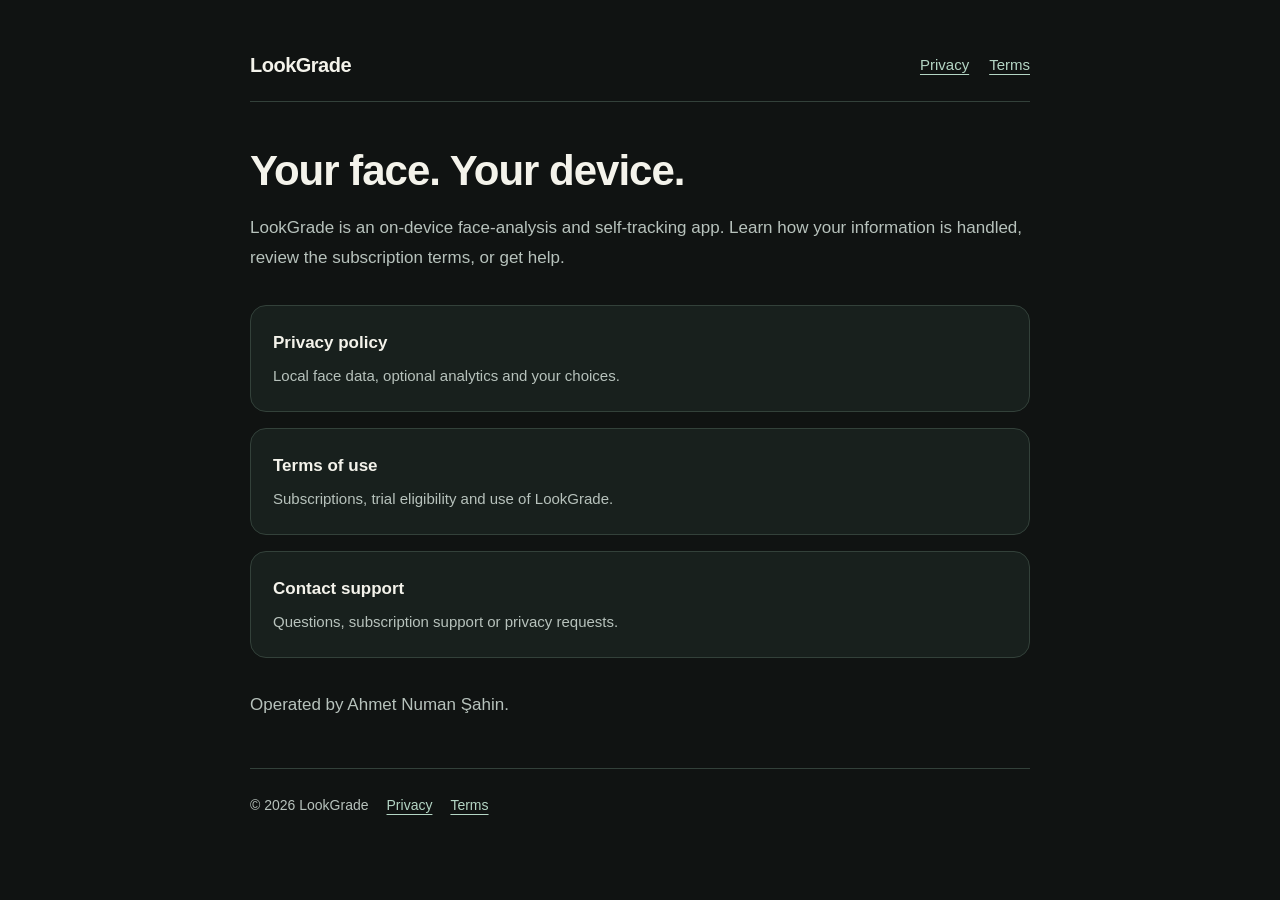
<file: LegalSite/index.html>
<!doctype html>
<html lang="en"><head><meta charset="utf-8"><meta name="viewport" content="width=device-width,initial-scale=1"><meta name="description" content="LookGrade privacy policy, terms of use and support."><title>LookGrade — Privacy & Support</title><link rel="stylesheet" href="style.css"></head>
<body><main class="wrap"><header class="site"><div class="brand">LookGrade</div><nav class="top" aria-label="Legal navigation"><a href="privacy.html">Privacy</a><a href="terms.html">Terms</a></nav></header>
<h1>Your face. Your device.</h1><p>LookGrade is an on-device face-analysis and self-tracking app. Learn how your information is handled, review the subscription terms, or get help.</p>
<div class="home-links"><a href="privacy.html"><div class="t">Privacy policy</div><div class="d">Local face data, optional analytics and your choices.</div></a><a href="terms.html"><div class="t">Terms of use</div><div class="d">Subscriptions, trial eligibility and use of LookGrade.</div></a><a href="mailto:ahmetnumansahin06@gmail.com"><div class="t">Contact support</div><div class="d">Questions, subscription support or privacy requests.</div></a></div>
<p>Operated by Ahmet Numan Şahin.</p><footer class="site"><span>© 2026 LookGrade</span><a href="privacy.html">Privacy</a><a href="terms.html">Terms</a></footer></main></body></html>
</file>
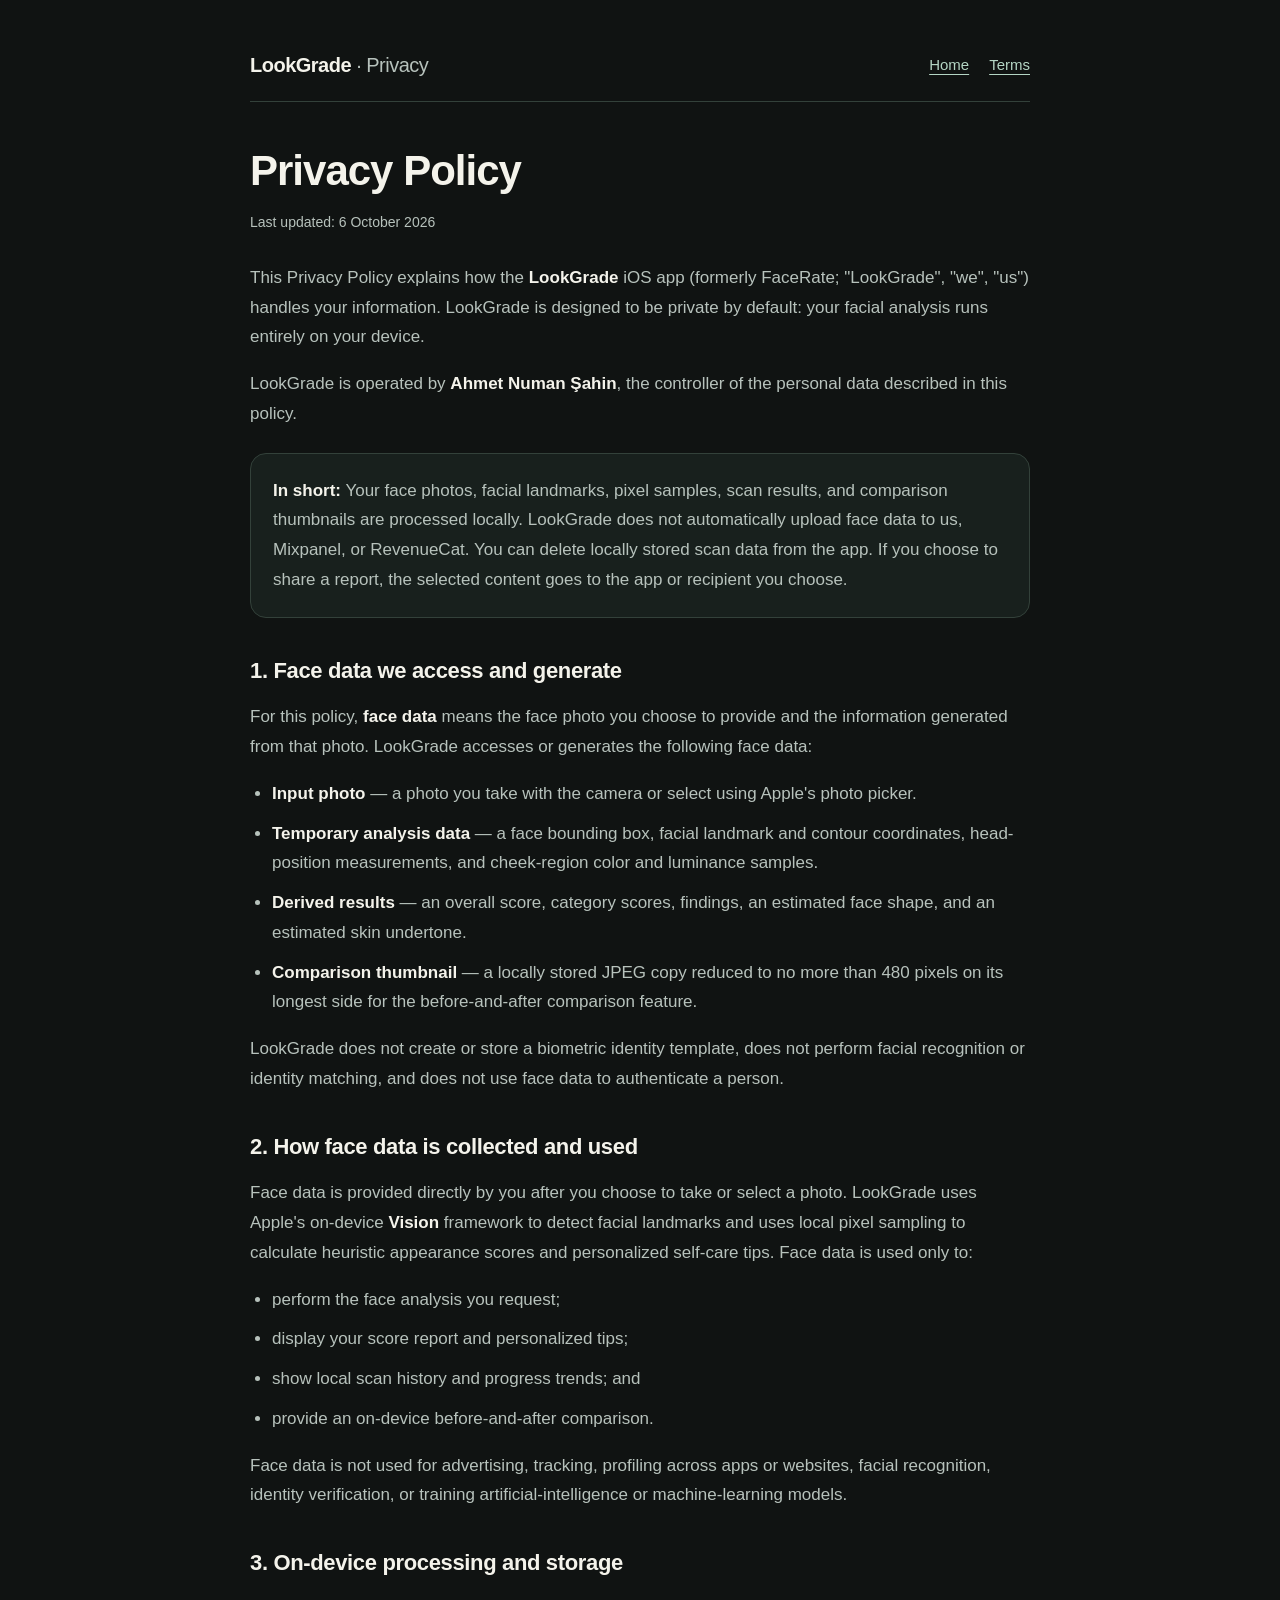
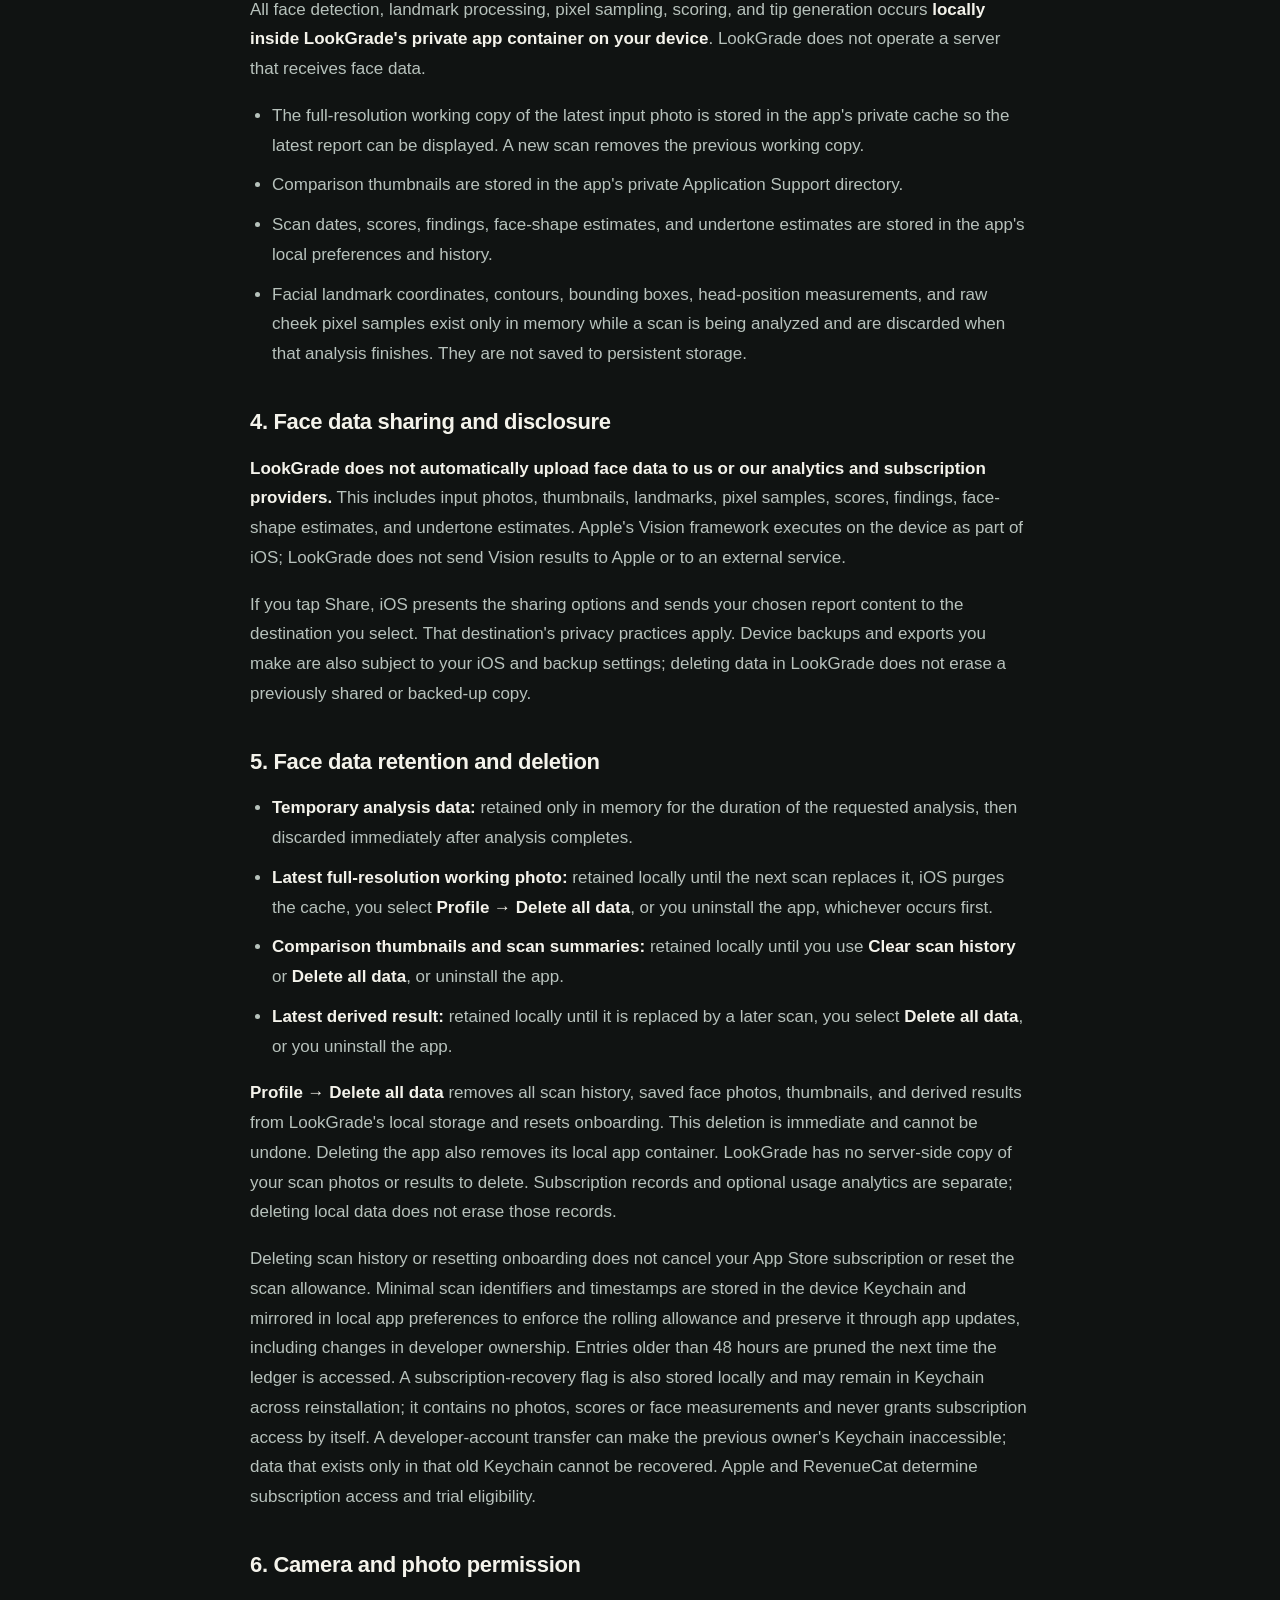
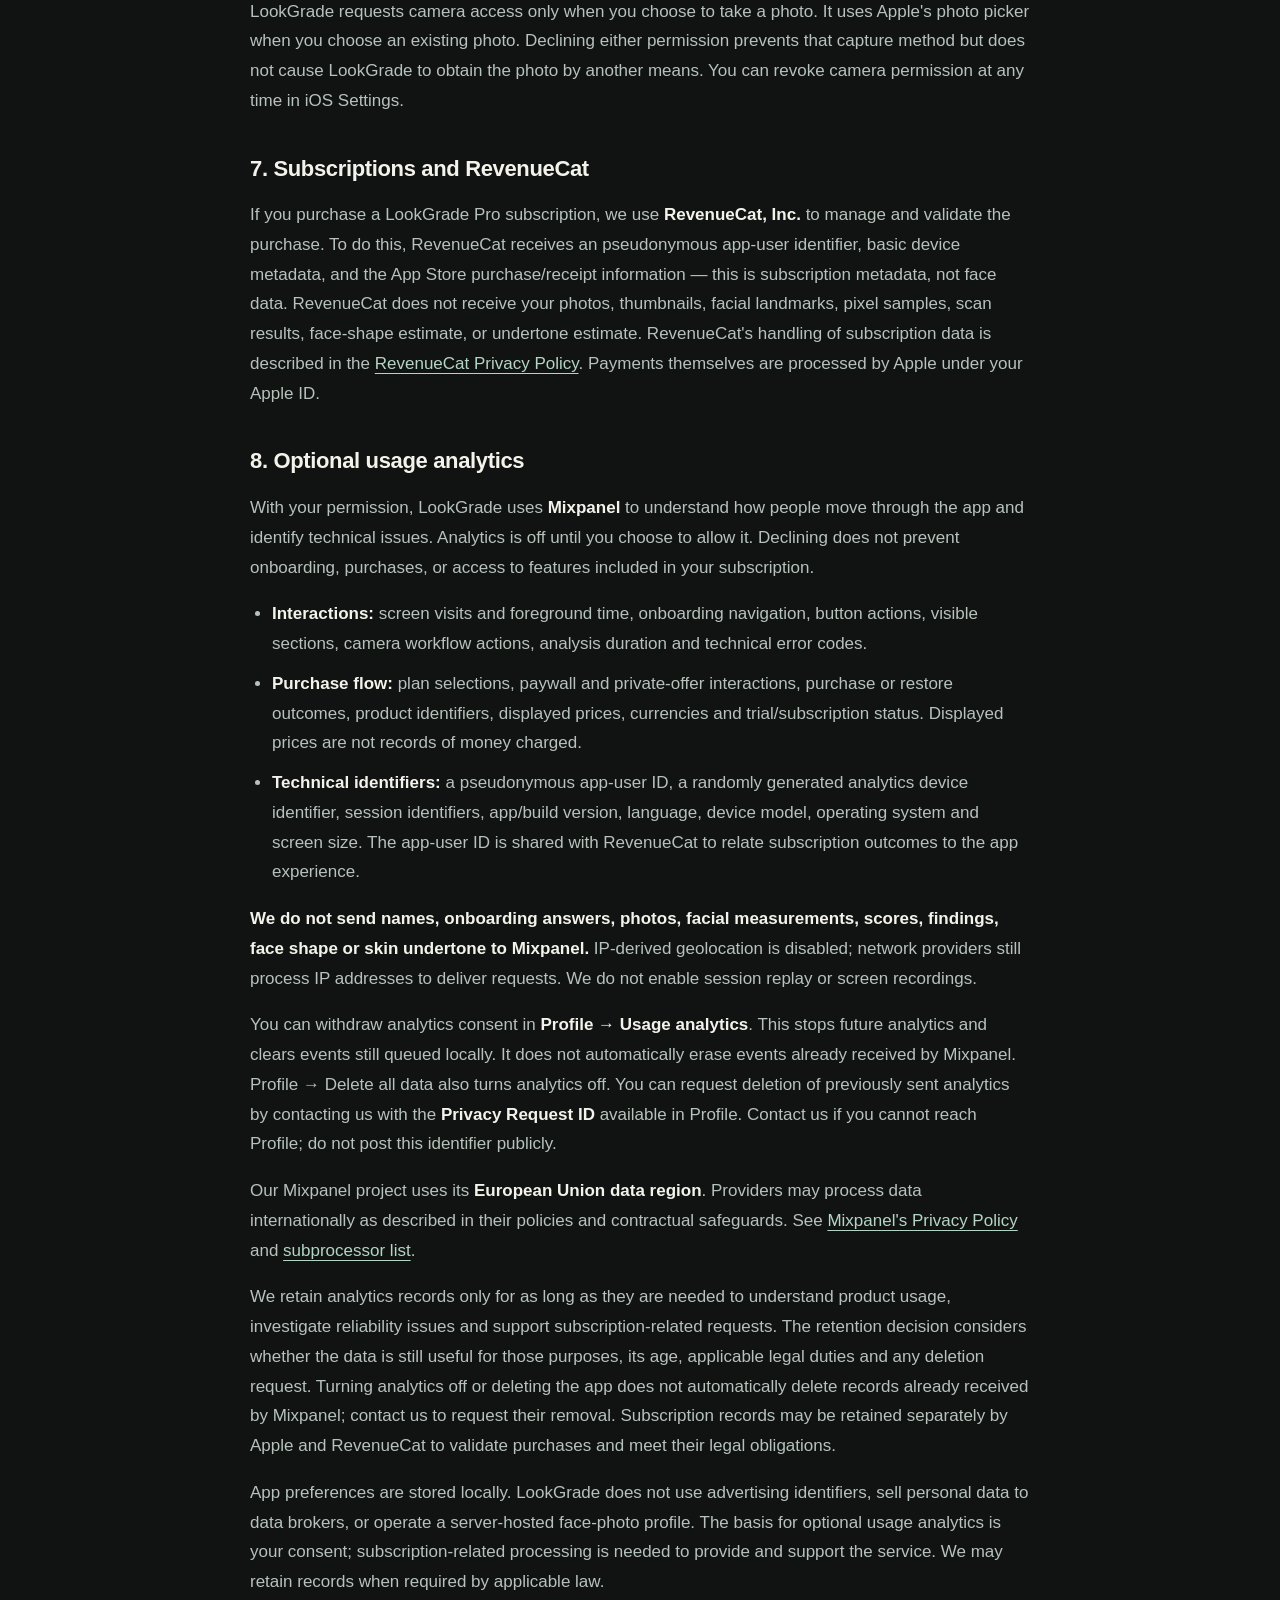
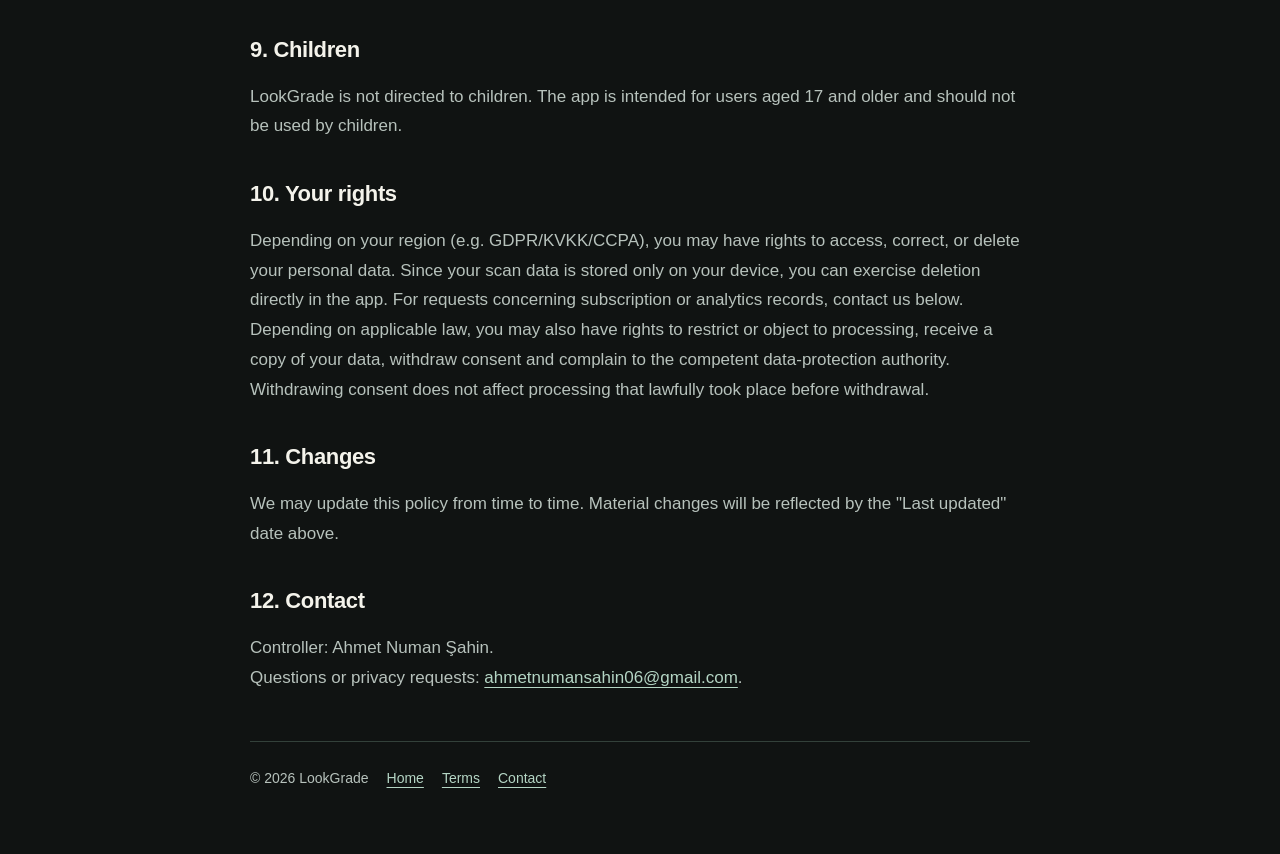
<file: LegalSite/privacy.html>
<!doctype html>
<html lang="en">
<head>
<meta charset="utf-8">
<meta name="viewport" content="width=device-width, initial-scale=1">
<title>LookGrade — Privacy Policy</title>
<link rel="stylesheet" href="style.css">
</head>
<body>
<div class="wrap">
  <header class="site">
    <div class="logo" aria-hidden="true"></div>
    <div class="brand">LookGrade <span>· Privacy</span></div>
    <nav class="top"><a href="index.html">Home</a><a href="terms.html">Terms</a></nav>
  </header>

  <h1>Privacy Policy</h1>
  <p class="eff">Last updated: 6 October 2026</p>

  <p>This Privacy Policy explains how the <strong>LookGrade</strong> iOS app (formerly FaceRate;
  "LookGrade", "we", "us") handles your information. LookGrade is designed to be private by default: your facial
  analysis runs entirely on your device.</p>

  <p>LookGrade is operated by <strong>Ahmet Numan Şahin</strong>, the controller of the personal data described in this policy.</p>

  <div class="callout">
    <strong>In short:</strong> Your face photos, facial landmarks, pixel samples, scan results,
    and comparison thumbnails are processed locally. LookGrade does not automatically upload
    face data to us, Mixpanel, or RevenueCat. You can delete locally stored scan data from the app.
    If you choose to share a report, the selected content goes to the app or recipient you choose.
  </div>

  <h2>1. Face data we access and generate</h2>
  <p>For this policy, <strong>face data</strong> means the face photo you choose to provide and the
  information generated from that photo. LookGrade accesses or generates the following face data:</p>
  <ul>
    <li><strong>Input photo</strong> — a photo you take with the camera or select using Apple's
    photo picker.</li>
    <li><strong>Temporary analysis data</strong> — a face bounding box, facial landmark and contour
    coordinates, head-position measurements, and cheek-region color and luminance samples.</li>
    <li><strong>Derived results</strong> — an overall score, category scores, findings, an estimated
    face shape, and an estimated skin undertone.</li>
    <li><strong>Comparison thumbnail</strong> — a locally stored JPEG copy reduced to no more than
    480 pixels on its longest side for the before-and-after comparison feature.</li>
  </ul>
  <p>LookGrade does not create or store a biometric identity template, does not perform facial
  recognition or identity matching, and does not use face data to authenticate a person.</p>

  <h2>2. How face data is collected and used</h2>
  <p>Face data is provided directly by you after you choose to take or select a photo. LookGrade
  uses Apple's on-device <strong>Vision</strong> framework to detect facial landmarks and uses
  local pixel sampling to calculate heuristic appearance scores and personalized self-care tips.
  Face data is used only to:</p>
  <ul>
    <li>perform the face analysis you request;</li>
    <li>display your score report and personalized tips;</li>
    <li>show local scan history and progress trends; and</li>
    <li>provide an on-device before-and-after comparison.</li>
  </ul>
  <p>Face data is not used for advertising, tracking, profiling across apps or websites, facial
  recognition, identity verification, or training artificial-intelligence or machine-learning
  models.</p>

  <h2>3. On-device processing and storage</h2>
  <p>All face detection, landmark processing, pixel sampling, scoring, and tip generation occurs
  <strong>locally inside LookGrade's private app container on your device</strong>. LookGrade does
  not operate a server that receives face data.</p>
  <ul>
    <li>The full-resolution working copy of the latest input photo is stored in the app's private
    cache so the latest report can be displayed. A new scan removes the previous working copy.</li>
    <li>Comparison thumbnails are stored in the app's private Application Support directory.</li>
    <li>Scan dates, scores, findings, face-shape estimates, and undertone estimates are stored in
    the app's local preferences and history.</li>
    <li>Facial landmark coordinates, contours, bounding boxes, head-position measurements, and
    raw cheek pixel samples exist only in memory while a scan is being analyzed and are discarded
    when that analysis finishes. They are not saved to persistent storage.</li>
  </ul>

  <h2>4. Face data sharing and disclosure</h2>
  <p><strong>LookGrade does not automatically upload face data to us or our analytics and subscription providers.</strong>
  This includes input photos, thumbnails, landmarks, pixel samples, scores, findings, face-shape
  estimates, and undertone estimates. Apple's Vision framework executes on the device as part of
  iOS; LookGrade does not send Vision results to Apple or to an external service.</p>

  <p>If you tap Share, iOS presents the sharing options and sends your chosen report content to the destination you select. That destination's privacy practices apply. Device backups and exports you make are also subject to your iOS and backup settings; deleting data in LookGrade does not erase a previously shared or backed-up copy.</p>

  <h2>5. Face data retention and deletion</h2>
  <ul>
    <li><strong>Temporary analysis data:</strong> retained only in memory for the duration of the
    requested analysis, then discarded immediately after analysis completes.</li>
    <li><strong>Latest full-resolution working photo:</strong> retained locally until the next
    scan replaces it, iOS purges the cache, you select <strong>Profile → Delete all data</strong>,
    or you uninstall the app, whichever occurs first.</li>
    <li><strong>Comparison thumbnails and scan summaries:</strong> retained locally until you use
    <strong>Clear scan history</strong> or <strong>Delete all data</strong>, or uninstall the app.</li>
    <li><strong>Latest derived result:</strong> retained locally until it is replaced by a later
    scan, you select <strong>Delete all data</strong>, or you uninstall the app.</li>
  </ul>
  <p><strong>Profile → Delete all data</strong> removes all scan history, saved face photos,
  thumbnails, and derived results from LookGrade's local storage and resets onboarding. This
  deletion is immediate and cannot be undone. Deleting the app also removes its local app
  container. LookGrade has no server-side copy of your scan photos or results to delete. Subscription records and optional usage analytics are separate; deleting local data does not erase those records.</p>

  <p>Deleting scan history or resetting onboarding does not cancel your App Store subscription or reset the scan allowance. Minimal scan identifiers and timestamps are stored in the device Keychain and mirrored in local app preferences to enforce the rolling allowance and preserve it through app updates, including changes in developer ownership. Entries older than 48 hours are pruned the next time the ledger is accessed. A subscription-recovery flag is also stored locally and may remain in Keychain across reinstallation; it contains no photos, scores or face measurements and never grants subscription access by itself. A developer-account transfer can make the previous owner's Keychain inaccessible; data that exists only in that old Keychain cannot be recovered. Apple and RevenueCat determine subscription access and trial eligibility.</p>

  <h2>6. Camera and photo permission</h2>
  <p>LookGrade requests camera access only when you choose to take a photo. It uses Apple's photo
  picker when you choose an existing photo. Declining either permission prevents that capture
  method but does not cause LookGrade to obtain the photo by another means. You can revoke camera
  permission at any time in iOS Settings.</p>

  <h2>7. Subscriptions and RevenueCat</h2>
  <p>If you purchase a LookGrade Pro subscription, we use <strong>RevenueCat, Inc.</strong> to
  manage and validate the purchase. To do this, RevenueCat receives an pseudonymous app-user
  identifier, basic device metadata, and the App Store purchase/receipt information — this is
  subscription metadata, not face data. RevenueCat does not receive your photos, thumbnails,
  facial landmarks, pixel samples, scan results, face-shape estimate, or undertone estimate.
  RevenueCat's handling of subscription data is
  described in the
  <a href="https://www.revenuecat.com/privacy" rel="noopener">RevenueCat Privacy Policy</a>.
  Payments themselves are processed by Apple under your Apple ID.</p>

  <h2>8. Optional usage analytics</h2>
  <p>With your permission, LookGrade uses <strong>Mixpanel</strong> to understand how people move through the app and identify technical issues. Analytics is off until you choose to allow it. Declining does not prevent onboarding, purchases, or access to features included in your subscription.</p>
  <ul>
    <li><strong>Interactions:</strong> screen visits and foreground time, onboarding navigation, button actions, visible sections, camera workflow actions, analysis duration and technical error codes.</li>
    <li><strong>Purchase flow:</strong> plan selections, paywall and private-offer interactions, purchase or restore outcomes, product identifiers, displayed prices, currencies and trial/subscription status. Displayed prices are not records of money charged.</li>
    <li><strong>Technical identifiers:</strong> a pseudonymous app-user ID, a randomly generated analytics device identifier, session identifiers, app/build version, language, device model, operating system and screen size. The app-user ID is shared with RevenueCat to relate subscription outcomes to the app experience.</li>
  </ul>
  <p><strong>We do not send names, onboarding answers, photos, facial measurements, scores, findings, face shape or skin undertone to Mixpanel.</strong> IP-derived geolocation is disabled; network providers still process IP addresses to deliver requests. We do not enable session replay or screen recordings.</p>
  <p>You can withdraw analytics consent in <strong>Profile → Usage analytics</strong>. This stops future analytics and clears events still queued locally. It does not automatically erase events already received by Mixpanel. Profile → Delete all data also turns analytics off. You can request deletion of previously sent analytics by contacting us with the <strong>Privacy Request ID</strong> available in Profile. Contact us if you cannot reach Profile; do not post this identifier publicly.</p>
  <p>Our Mixpanel project uses its <strong>European Union data region</strong>. Providers may process data internationally as described in their policies and contractual safeguards. See <a href="https://mixpanel.com/legal/privacy-policy/">Mixpanel's Privacy Policy</a> and <a href="https://mixpanel.com/legal/subprocessor-list/">subprocessor list</a>.</p>
  <p>We retain analytics records only for as long as they are needed to understand product usage, investigate reliability issues and support subscription-related requests. The retention decision considers whether the data is still useful for those purposes, its age, applicable legal duties and any deletion request. Turning analytics off or deleting the app does not automatically delete records already received by Mixpanel; contact us to request their removal. Subscription records may be retained separately by Apple and RevenueCat to validate purchases and meet their legal obligations.</p>
  <p>App preferences are stored locally. LookGrade does not use advertising identifiers, sell personal data to data brokers, or operate a server-hosted face-photo profile. The basis for optional usage analytics is your consent; subscription-related processing is needed to provide and support the service. We may retain records when required by applicable law.</p>

  <h2>9. Children</h2>
  <p>LookGrade is not directed to children. The app is intended for users aged 17 and older and
  should not be used by children.</p>

  <h2>10. Your rights</h2>
  <p>Depending on your region (e.g. GDPR/KVKK/CCPA), you may have rights to access, correct, or
  delete your personal data. Since your scan data is stored only on your device, you can exercise
  deletion directly in the app. For requests concerning subscription or analytics records, contact us below. Depending on applicable law, you may also have rights to restrict or object to processing, receive a copy of your data, withdraw consent and complain to the competent data-protection authority. Withdrawing consent does not affect processing that lawfully took place before withdrawal.</p>

  <h2>11. Changes</h2>
  <p>We may update this policy from time to time. Material changes will be reflected by the "Last
  updated" date above.</p>

  <h2>12. Contact</h2>
  <p>Controller: Ahmet Numan Şahin.<br>Questions or privacy requests: <a href="mailto:ahmetnumansahin06@gmail.com">ahmetnumansahin06@gmail.com</a>.</p>

  <footer class="site">
    <span>© 2026 LookGrade</span>
    <a href="index.html">Home</a>
    <a href="terms.html">Terms</a>
    <a href="mailto:ahmetnumansahin06@gmail.com">Contact</a>
  </footer>
</div>
</body>
</html>
</file>
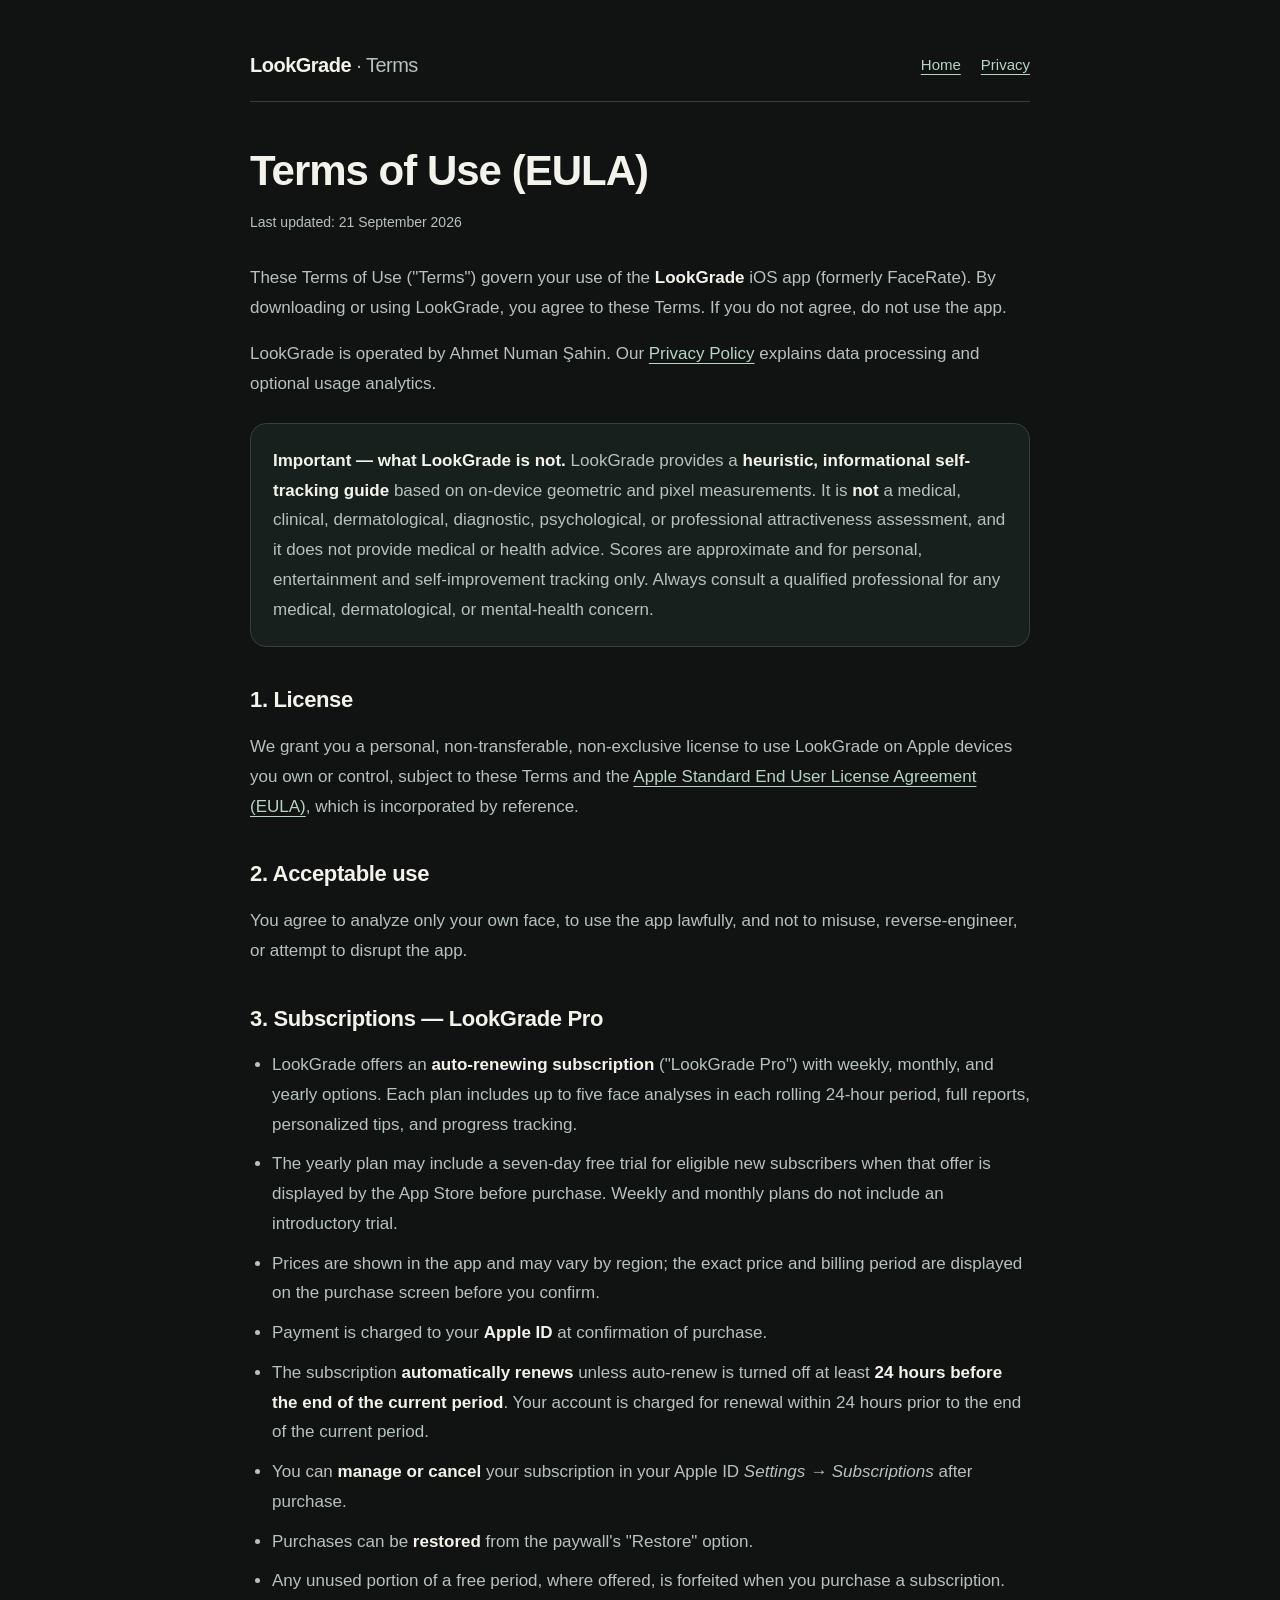
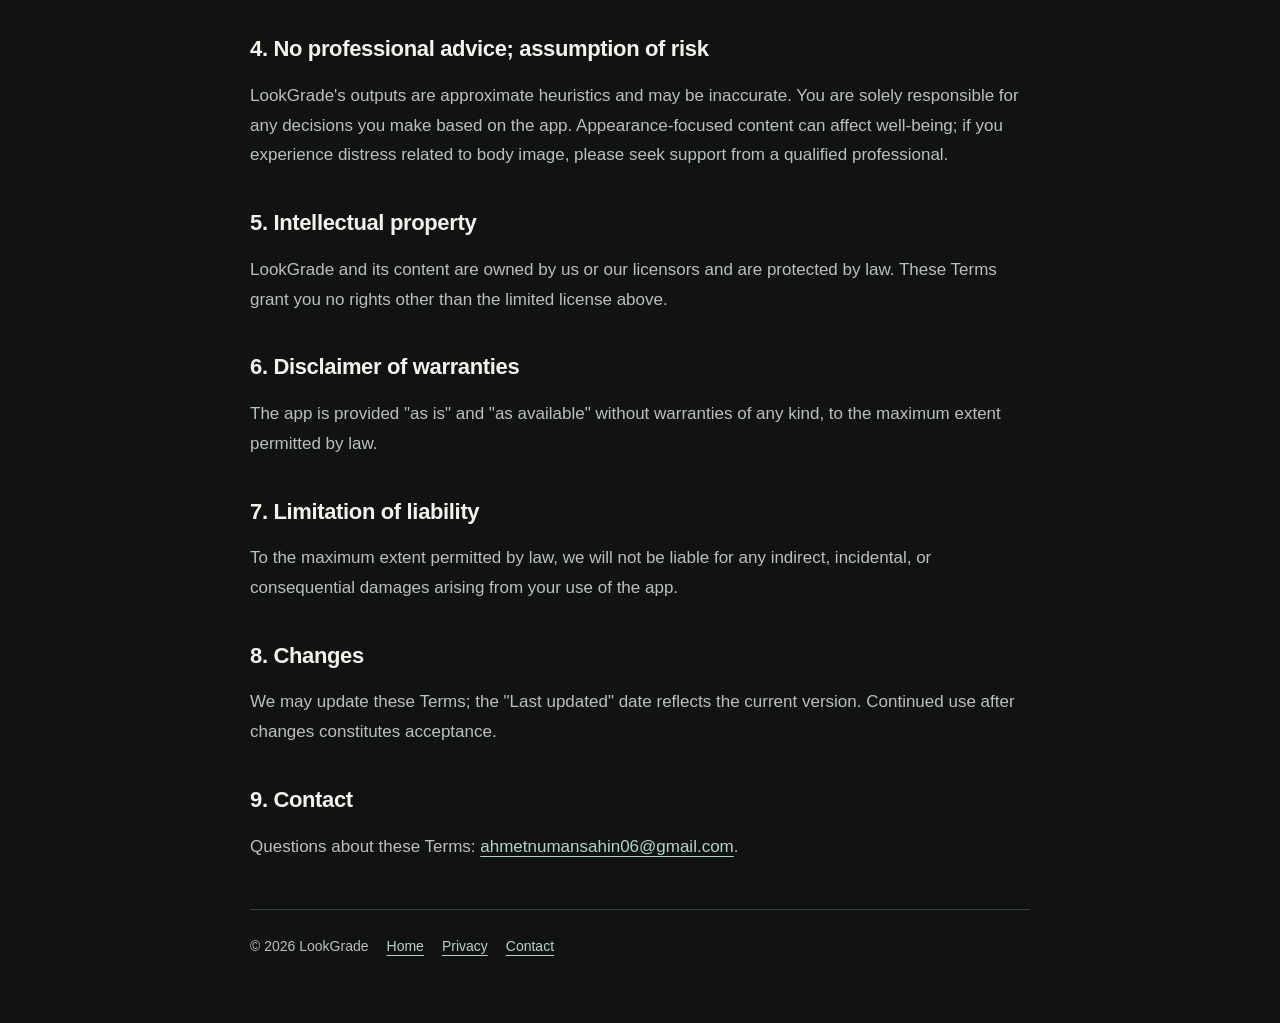
<file: LegalSite/terms.html>
<!doctype html>
<html lang="en">
<head>
<meta charset="utf-8">
<meta name="viewport" content="width=device-width, initial-scale=1">
<title>LookGrade — Terms of Use</title>
<link rel="stylesheet" href="style.css">
</head>
<body>
<div class="wrap">
  <header class="site">
    <div class="logo" aria-hidden="true"></div>
    <div class="brand">LookGrade <span>· Terms</span></div>
    <nav class="top"><a href="index.html">Home</a><a href="privacy.html">Privacy</a></nav>
  </header>

  <h1>Terms of Use (EULA)</h1>
  <p class="eff">Last updated: 21 September 2026</p>

  <p>These Terms of Use ("Terms") govern your use of the <strong>LookGrade</strong> iOS app
  (formerly FaceRate). By downloading or using LookGrade, you agree to these Terms. If you do not agree, do not use the
  app.</p>

  <p>LookGrade is operated by Ahmet Numan Şahin. Our <a href="privacy.html">Privacy Policy</a> explains data processing and optional usage analytics.</p>

  <div class="callout">
    <strong>Important — what LookGrade is not.</strong> LookGrade provides a
    <strong>heuristic, informational self-tracking guide</strong> based on on-device geometric
    and pixel measurements. It is <strong>not</strong> a medical, clinical, dermatological,
    diagnostic, psychological, or professional attractiveness assessment, and it does not provide
    medical or health advice. Scores are approximate and for personal, entertainment and
    self-improvement tracking only. Always consult a qualified professional for any medical,
    dermatological, or mental-health concern.
  </div>

  <h2>1. License</h2>
  <p>We grant you a personal, non-transferable, non-exclusive license to use LookGrade on Apple
  devices you own or control, subject to these Terms and the
  <a href="https://www.apple.com/legal/internet-services/itunes/dev/stdeula/" rel="noopener">
  Apple Standard End User License Agreement (EULA)</a>, which is incorporated by reference.</p>

  <h2>2. Acceptable use</h2>
  <p>You agree to analyze only your own face, to use the app lawfully, and not to misuse,
  reverse-engineer, or attempt to disrupt the app.</p>

  <h2>3. Subscriptions — LookGrade Pro</h2>
  <ul>
    <li>LookGrade offers an <strong>auto-renewing subscription</strong> ("LookGrade Pro") with
    weekly, monthly, and yearly options. Each plan includes up to five face analyses in each
    rolling 24-hour period, full reports, personalized tips, and progress tracking.</li>
    <li>The yearly plan may include a seven-day free trial for eligible new subscribers when that
    offer is displayed by the App Store before purchase. Weekly and monthly plans do not include
    an introductory trial.</li>
    <li>Prices are shown in the app and may vary by region; the exact price and billing period
    are displayed on the purchase screen before you confirm.</li>
    <li>Payment is charged to your <strong>Apple ID</strong> at confirmation of purchase.</li>
    <li>The subscription <strong>automatically renews</strong> unless auto-renew is turned off at
    least <strong>24 hours before the end of the current period</strong>. Your account is charged
    for renewal within 24 hours prior to the end of the current period.</li>
    <li>You can <strong>manage or cancel</strong> your subscription in your Apple ID
    <em>Settings → Subscriptions</em> after purchase.</li>
    <li>Purchases can be <strong>restored</strong> from the paywall's "Restore" option.</li>
    <li>Any unused portion of a free period, where offered, is forfeited when you purchase a
    subscription.</li>
  </ul>

  <h2>4. No professional advice; assumption of risk</h2>
  <p>LookGrade's outputs are approximate heuristics and may be inaccurate. You are solely
  responsible for any decisions you make based on the app. Appearance-focused content can affect
  well-being; if you experience distress related to body image, please seek support from a
  qualified professional.</p>

  <h2>5. Intellectual property</h2>
  <p>LookGrade and its content are owned by us or our licensors and are protected by law. These
  Terms grant you no rights other than the limited license above.</p>

  <h2>6. Disclaimer of warranties</h2>
  <p>The app is provided "as is" and "as available" without warranties of any kind, to the
  maximum extent permitted by law.</p>

  <h2>7. Limitation of liability</h2>
  <p>To the maximum extent permitted by law, we will not be liable for any indirect, incidental,
  or consequential damages arising from your use of the app.</p>

  <h2>8. Changes</h2>
  <p>We may update these Terms; the "Last updated" date reflects the current version. Continued
  use after changes constitutes acceptance.</p>

  <h2>9. Contact</h2>
  <p>Questions about these Terms: <a href="mailto:ahmetnumansahin06@gmail.com">ahmetnumansahin06@gmail.com</a>.</p>

  <footer class="site">
    <span>© 2026 LookGrade</span>
    <a href="index.html">Home</a>
    <a href="privacy.html">Privacy</a>
    <a href="mailto:ahmetnumansahin06@gmail.com">Contact</a>
  </footer>
</div>
</body>
</html>
</file>
<file: LegalSite/style.css>
:root{color-scheme:dark;--bg:#101312;--card:#18201d;--ink:#f4f3eb;--muted:#b7c2bc;--accent:#b4d5c4;--border:#33413a}
*{box-sizing:border-box}html{-webkit-text-size-adjust:100%;scroll-behavior:smooth}body{margin:0;background:var(--bg);color:var(--ink);font:17px/1.75 -apple-system,BlinkMacSystemFont,"Segoe UI",sans-serif;padding:0 24px}
.wrap{max-width:780px;margin:auto;padding:30px 0 64px}header.site{display:flex;align-items:center;gap:12px;border-bottom:1px solid var(--border);padding:18px 0;margin-bottom:44px;flex-wrap:wrap}.logo{display:none}.brand{font-weight:750;font-size:20px;letter-spacing:-.5px}.brand span{font-weight:400;color:var(--muted)}
nav.top{margin-left:auto;display:flex;gap:20px;font-size:15px}a{color:var(--accent);text-underline-offset:4px;overflow-wrap:anywhere}a:hover{color:#fff}a:focus-visible{outline:2px solid var(--accent);outline-offset:5px;border-radius:3px}
h1{font-size:clamp(30px,6vw,42px);line-height:1.2;letter-spacing:-1px;margin:0 0 14px}h2{font-size:22px;line-height:1.35;margin:38px 0 14px;letter-spacing:-.35px}p,li{color:var(--muted)}strong{color:var(--ink)}.eff{font-size:14px;margin:0 0 28px}.callout,.card{background:var(--card);border:1px solid var(--border);border-radius:16px;padding:22px;margin:24px 0;color:var(--muted)}
ul{padding-left:22px}li{margin:10px 0}footer.site{border-top:1px solid var(--border);margin-top:48px;padding-top:24px;display:flex;gap:18px;flex-wrap:wrap;font-size:14px;color:var(--muted)}
.home-links{display:grid;gap:16px;margin:32px 0}.home-links a{display:block;padding:22px;border:1px solid var(--border);border-radius:16px;background:var(--card);text-decoration:none}.home-links .t{font-weight:650;color:var(--ink)}.home-links .d{font-size:15px;color:var(--muted);margin-top:5px}
@media(max-width:440px){body{padding:0 20px;font-size:16px}.wrap{padding-top:14px}header.site{margin-bottom:32px}nav.top{gap:14px}.brand span{display:none}.callout{padding:18px}h2{font-size:21px}}
@media(prefers-reduced-motion:reduce){html{scroll-behavior:auto}}
@media print{:root{color-scheme:light;--bg:white;--ink:#111;--muted:#333;--accent:#134e3a;--card:white;--border:#ccc}.wrap{max-width:none}nav.top{display:none}}
</file>
